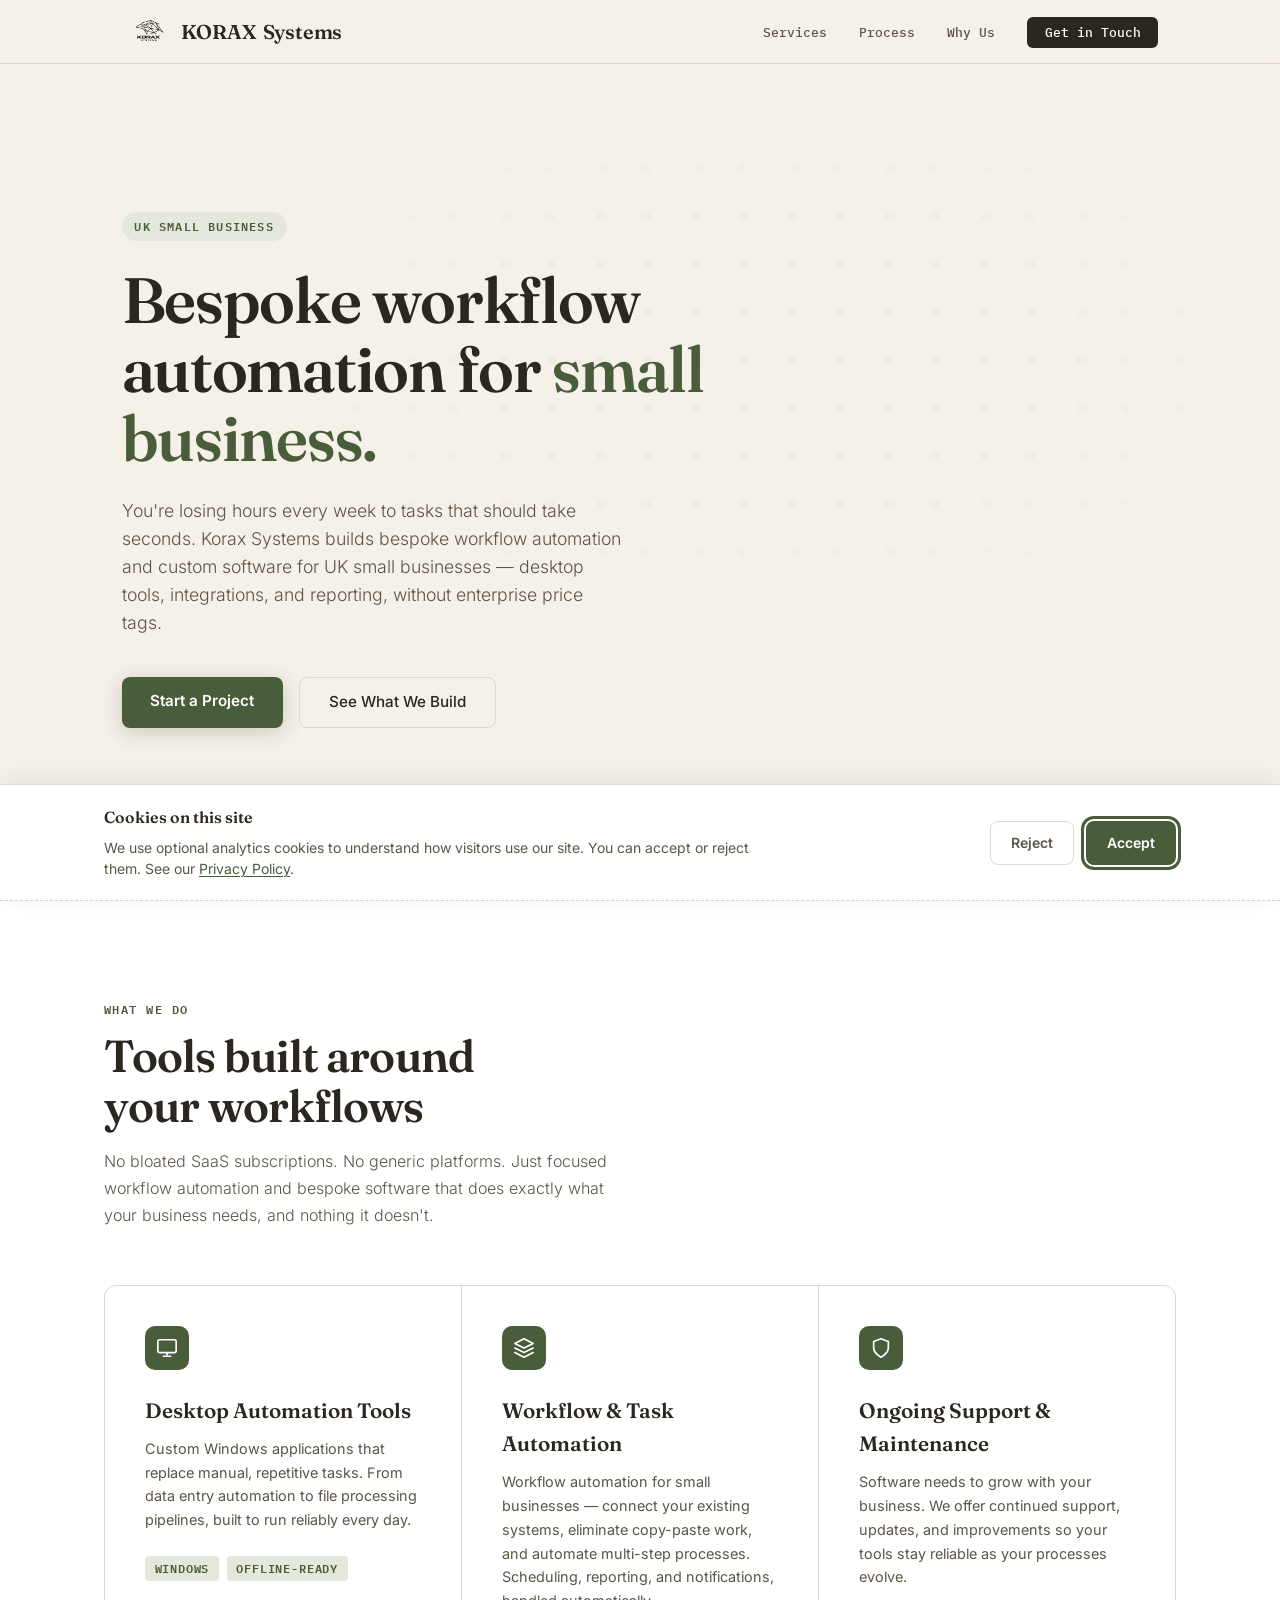
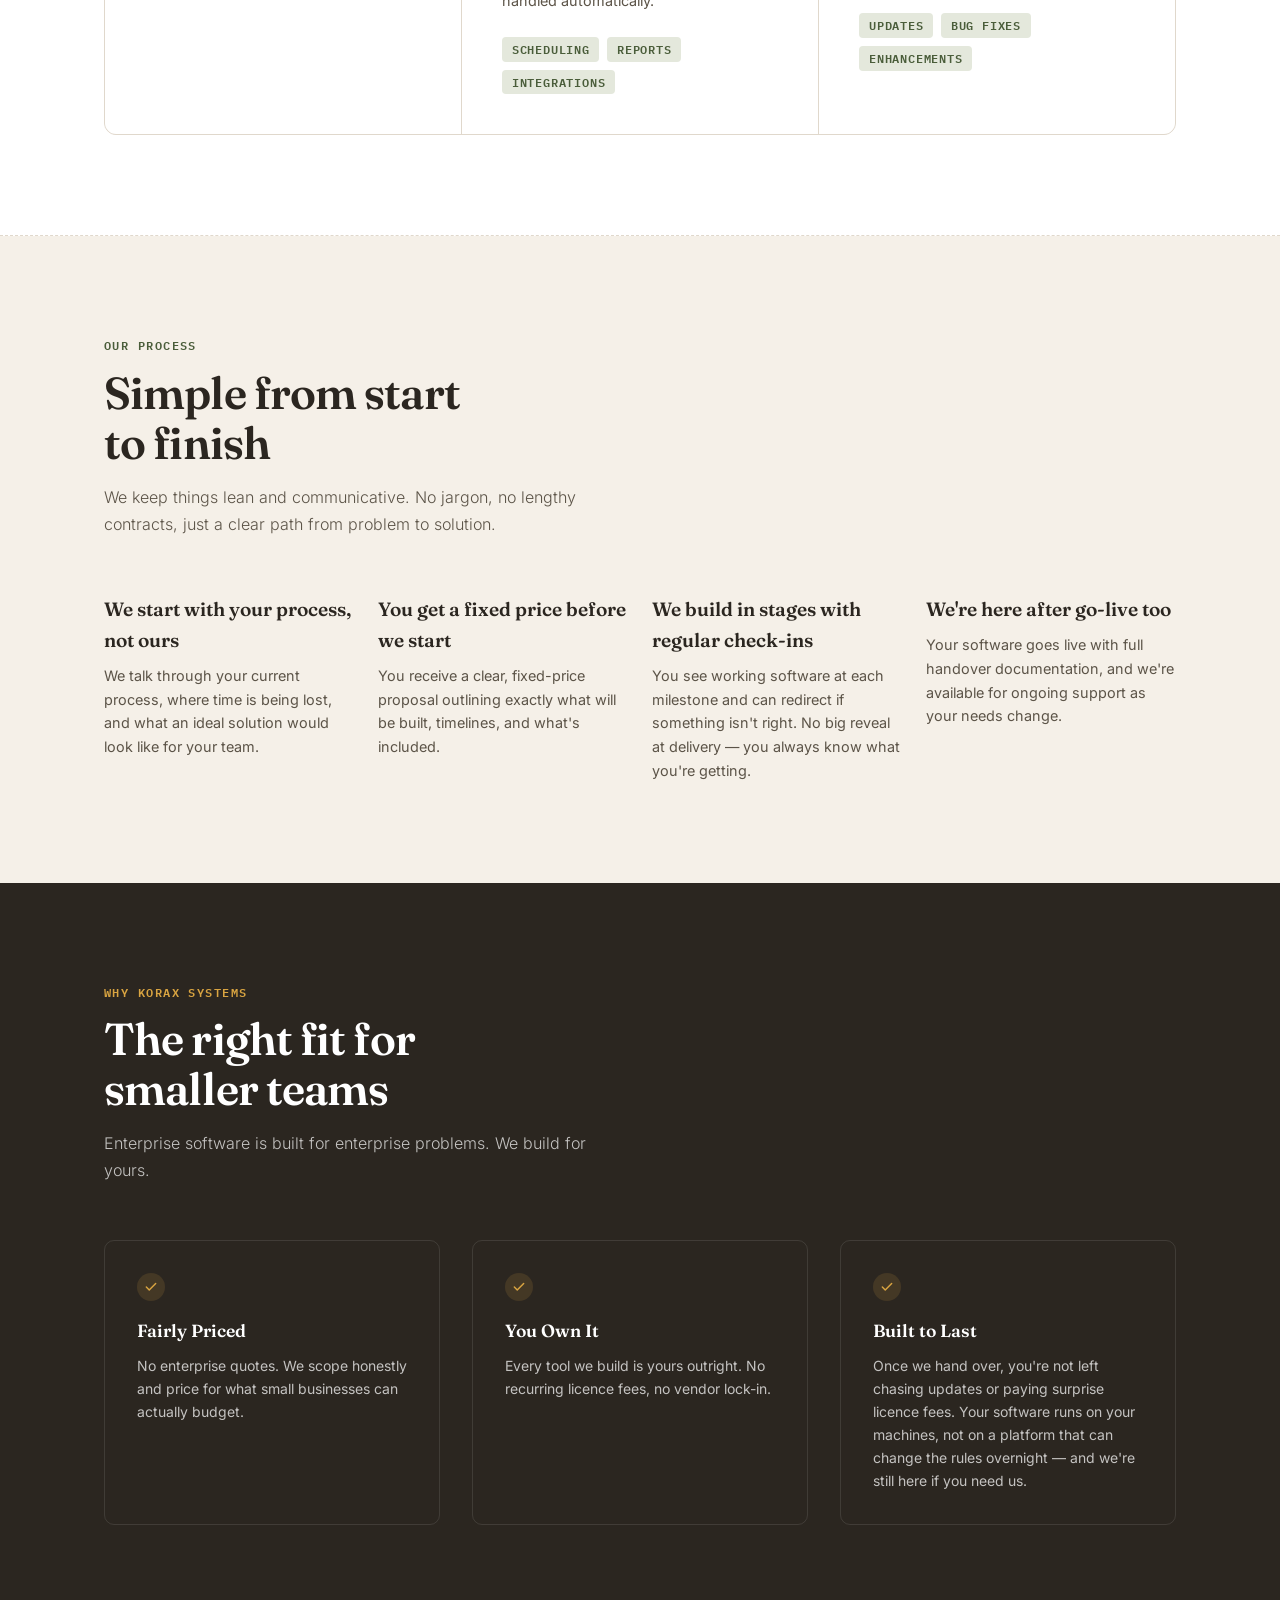
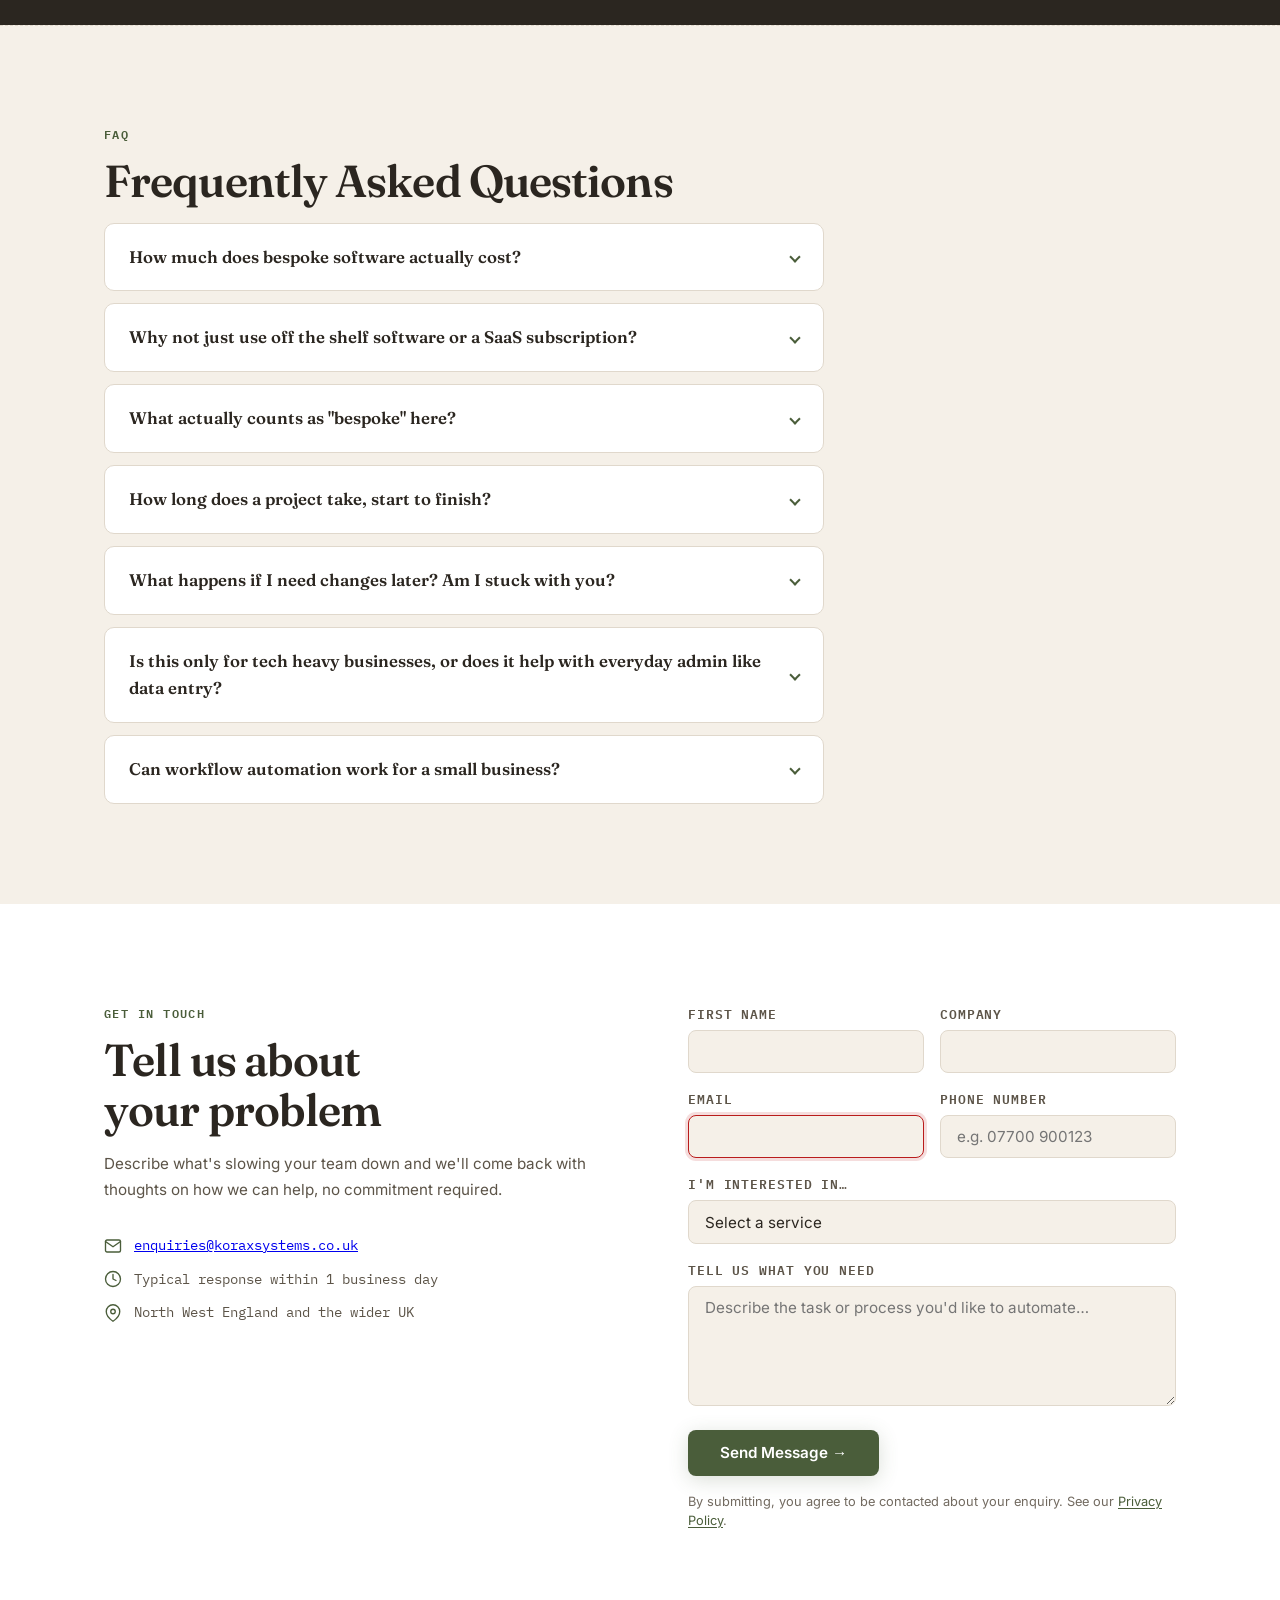
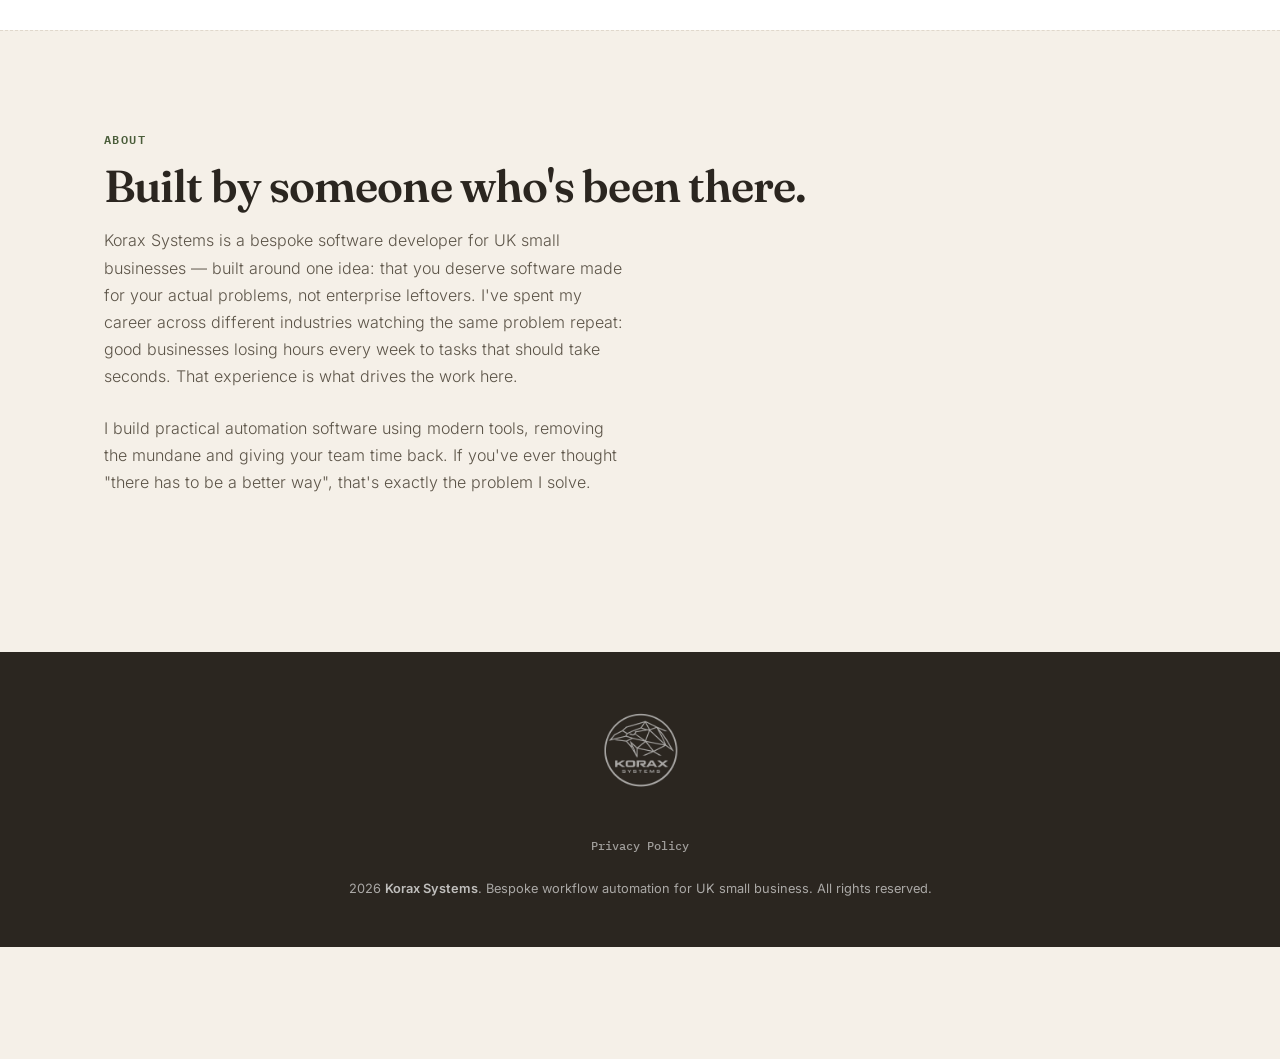
<file: index.html>
<!DOCTYPE html>
<html lang="en">
<head>
  <meta charset="UTF-8" />
  <meta name="viewport" content="width=device-width, initial-scale=1.0" />
  <title>Bespoke Workflow Automation for UK Small Business | Korax Systems</title>
  <meta name="description" content="Korax Systems builds bespoke workflow automation and custom software for UK small businesses — desktop tools, integrations, and reporting. Fixed-price, no lock-in. Get in touch today." />
  <link rel="canonical" href="https://koraxsystems.co.uk/" />
  <meta property="og:type" content="website" />
  <meta property="og:url" content="https://koraxsystems.co.uk/" />
  <meta property="og:title" content="Bespoke Workflow Automation for UK Small Business | Korax Systems" />
  <meta property="og:description" content="Korax Systems builds bespoke workflow automation and custom software for UK small businesses — desktop tools, integrations, and reporting. Fixed-price, no lock-in." />
  <meta property="og:image" content="https://koraxsystems.co.uk/assets/korax_square_black_transparent.png" />
  <meta name="twitter:card" content="summary" />
  <meta name="twitter:title" content="Bespoke Workflow Automation for UK Small Business | Korax Systems" />
  <meta name="twitter:description" content="Korax Systems builds bespoke workflow automation and custom software for UK small businesses — desktop tools, integrations, and reporting. Fixed-price, no lock-in." />
  <meta name="twitter:image" content="https://koraxsystems.co.uk/assets/korax_square_black_transparent.png" />
  <link rel="preload" href="./assets/fonts/fraunces-latin.woff2" as="font" type="font/woff2" crossorigin />
  <link rel="preload" href="./assets/fonts/inter-latin.woff2" as="font" type="font/woff2" crossorigin />
  <link rel="stylesheet" href="css/styles.css" />
  <link rel="icon" type="image/png" sizes="32x32" href="./assets/favicon-32.png">
  <link rel="icon" type="image/png" sizes="16x16" href="./assets/favicon-16.png">
  <link rel="apple-touch-icon" sizes="180x180" href="./assets/apple-touch-icon.png">
  <link rel="icon" href="./favicon.ico">
  <script type="application/ld+json">
[
  {
    "@context": "https://schema.org",
    "@type": "Organization",
    "name": "Korax Systems",
    "url": "https://koraxsystems.co.uk",
    "logo": "https://koraxsystems.co.uk/assets/korax_square_black_transparent.png",
    "email": "enquiries@koraxsystems.co.uk",
    "areaServed": "GB",
    "description": "Bespoke software developers in the UK specialising in workflow automation and desktop tools for small businesses."
  },
  {
    "@context": "https://schema.org",
    "@type": "LocalBusiness",
    "@id": "https://koraxsystems.co.uk/#localbusiness",
    "name": "Korax Systems",
    "image": "https://koraxsystems.co.uk/assets/korax_square_black_transparent.png",
    "url": "https://koraxsystems.co.uk",
    "email": "enquiries@koraxsystems.co.uk",
    "priceRange": "££",
    "description": "Bespoke workflow automation and custom software for small businesses across North West England and the wider UK.",
    "areaServed": [
      { "@type": "AdministrativeArea", "name": "Greater Manchester" },
      { "@type": "AdministrativeArea", "name": "Merseyside" },
      { "@type": "AdministrativeArea", "name": "Cheshire" },
      { "@type": "AdministrativeArea", "name": "Lancashire" },
      { "@type": "Country", "name": "United Kingdom" }
    ],
    "openingHoursSpecification": [
      {
        "@type": "OpeningHoursSpecification",
        "dayOfWeek": ["Monday", "Tuesday", "Wednesday", "Thursday", "Friday"],
        "opens": "09:00",
        "closes": "17:00"
      }
    ],
    "knowsAbout": [
      "Workflow automation",
      "Desktop automation",
      "Custom software development",
      "Business process automation"
    ]
  },
  {
    "@context": "https://schema.org",
    "@type": "ProfessionalService",
    "name": "Korax Systems",
    "url": "https://koraxsystems.co.uk",
    "areaServed": "GB",
    "priceRange": "££",
    "hasOfferCatalog": {
      "@type": "OfferCatalog",
      "name": "Korax Systems Services",
      "itemListElement": [
        {
          "@type": "Offer",
          "itemOffered": {
            "@type": "Service",
            "name": "Desktop Automation Tools",
            "description": "Custom Windows applications that replace manual, repetitive tasks, from data entry automation to file processing pipelines, built to run reliably every day.",
            "provider": {
              "@type": "Organization",
              "name": "Korax Systems",
              "url": "https://koraxsystems.co.uk"
            },
            "areaServed": "GB"
          }
        },
        {
          "@type": "Offer",
          "itemOffered": {
            "@type": "Service",
            "name": "Workflow & Task Automation",
            "description": "Connect your existing systems, eliminate copy-paste work, and automate multi-step processes including scheduling, reporting, and notifications.",
            "provider": {
              "@type": "Organization",
              "name": "Korax Systems",
              "url": "https://koraxsystems.co.uk"
            },
            "areaServed": "GB"
          }
        },
        {
          "@type": "Offer",
          "itemOffered": {
            "@type": "Service",
            "name": "Ongoing Support & Maintenance",
            "description": "Continued support, updates, and improvements so your tools stay reliable as your business processes evolve.",
            "provider": {
              "@type": "Organization",
              "name": "Korax Systems",
              "url": "https://koraxsystems.co.uk"
            },
            "areaServed": "GB"
          }
        }
      ]
    }
  },
  {
    "@context": "https://schema.org",
    "@type": "WebSite",
    "name": "Korax Systems",
    "url": "https://koraxsystems.co.uk"
  },
  {
    "@context": "https://schema.org",
    "@type": "WebPage",
    "name": "Bespoke Workflow Automation for UK Small Business | Korax Systems",
    "url": "https://koraxsystems.co.uk/",
    "mainEntity": {
      "@type": "Organization",
      "name": "Korax Systems",
      "url": "https://koraxsystems.co.uk"
    }
  }
]
  </script>
  <script type="application/ld+json">
{
  "@context": "https://schema.org",
  "@type": "FAQPage",
  "mainEntity": [
    {
      "@type": "Question",
      "name": "How much does bespoke software actually cost?",
      "acceptedAnswer": {
        "@type": "Answer",
        "text": "Most projects start from £1,200, and we agree a fixed price before any work begins, so you won't get hit with surprise bills further down the line."
      }
    },
    {
      "@type": "Question",
      "name": "Why not just use off the shelf software or a SaaS subscription?",
      "acceptedAnswer": {
        "@type": "Answer",
        "text": "Off the shelf tools make your business bend to fit their process. We build the other way round, so the software fits how you already work."
      }
    },
    {
      "@type": "Question",
      "name": "What actually counts as \"bespoke\" here?",
      "acceptedAnswer": {
        "@type": "Answer",
        "text": "It means software built around your specific processes, rather than a generic template or plugin with your logo stuck on it."
      }
    },
    {
      "@type": "Question",
      "name": "How long does a project take, start to finish?",
      "acceptedAnswer": {
        "@type": "Answer",
        "text": "A simple project usually takes 2 to 4 weeks, and larger ones run 3 to 4 months depending on scope. We work in stages so you're seeing working software early on, not waiting months for a big reveal."
      }
    },
    {
      "@type": "Question",
      "name": "What happens if I need changes later? Am I stuck with you?",
      "acceptedAnswer": {
        "@type": "Answer",
        "text": "No. You own the software outright, and any support or maintenance afterwards is entirely optional, never a condition of the deal."
      }
    },
    {
      "@type": "Question",
      "name": "Is this only for tech heavy businesses, or does it help with everyday admin like data entry?",
      "acceptedAnswer": {
        "@type": "Answer",
        "text": "Most of our work is exactly that: taking the repetitive admin that's eating up your team's time and automating it away."
      }
    },
    {
      "@type": "Question",
      "name": "Can workflow automation work for a small business?",
      "acceptedAnswer": {
        "@type": "Answer",
        "text": "Yes — most of our projects are for small UK businesses with a handful of staff. We scope workflow automation around the tasks that actually cost you time, like reporting, data entry, and handoffs between systems, and agree a fixed price before any work starts."
      }
    }
  ]
}
  </script>
</head>
<body>

<!-- NAV -->
<nav>
  <div class="container">
    <a class="nav-logo" href="/">
      <picture>
        <source srcset="./assets/korax_square_black_transparent.webp" type="image/webp">
        <img src="./assets/korax_square_black_transparent.png" alt="Korax Systems logo" width="1536" height="1024" class="nav-logo-img" fetchpriority="high" />
      </picture>
      <span class="nav-logo-brand">Korax</span> Systems
    </a>
    <button class="nav-toggle" aria-label="Toggle menu" aria-expanded="false">
      <span></span>
      <span></span>
      <span></span>
    </button>
    <ul class="nav-links" aria-hidden="true">
    <li><a href="#services">Services</a></li>
    <li><a href="#how">Process</a></li>
    <li><a href="#why">Why Us</a></li>
    <li><a href="#contact" class="nav-cta">Get in Touch</a></li>
  </ul>
  </div>
</nav>

<!-- HERO -->
<section class="hero">
  <div class="hero-grid"></div>
  <div class="container">
  <div class="hero-inner">
    <div class="hero-label">UK Small Business</div>
    <h1>Bespoke workflow automation for <em>small business.</em></h1>
    <p class="hero-sub">You're losing hours every week to tasks that should take seconds. Korax Systems builds bespoke workflow automation and custom software for UK small businesses — desktop tools, integrations, and reporting, without enterprise price tags.</p>
    <div class="hero-actions">
      <a href="#contact" class="btn-primary">Start a Project</a>
      <a href="#services" class="btn-ghost">See What We Build</a>
    </div>
  </div>
  </div>
</section>

<!-- SERVICES -->
<section class="services section-divider-top" id="services">
  <div class="container">
  <div class="reveal">
    <div class="section-label">What We Do</div>
    <h2>Tools built around<br/>your workflows</h2>
    <p class="section-sub">No bloated SaaS subscriptions. No generic platforms. Just focused workflow automation and bespoke software that does exactly what your business needs, and nothing it doesn't.</p>
  </div>
  <div class="services-grid reveal">
    <div class="service-card">
      <div class="service-icon">
        <svg viewBox="0 0 24 24"><rect x="2" y="3" width="20" height="14" rx="2"/><path d="M8 21h8M12 17v4"/></svg>
      </div>
      <h3>Desktop Automation Tools</h3>
      <p>Custom Windows applications that replace manual, repetitive tasks. From data entry automation to file processing pipelines, built to run reliably every day.</p>
      <div class="tag-row">
        <span class="tag">Windows</span>
        <span class="tag">Offline-ready</span>
      </div>
    </div>
    <div class="service-card">
      <div class="service-icon">
        <svg viewBox="0 0 24 24"><path d="M12 2L2 7l10 5 10-5-10-5z"/><path d="M2 17l10 5 10-5"/><path d="M2 12l10 5 10-5"/></svg>
      </div>
      <h3>Workflow & Task Automation</h3>
      <p>Workflow automation for small businesses — connect your existing systems, eliminate copy-paste work, and automate multi-step processes. Scheduling, reporting, and notifications, handled automatically.</p>
      <div class="tag-row">
        <span class="tag">Scheduling</span>
        <span class="tag">Reports</span>
        <span class="tag">Integrations</span>
      </div>
    </div>
    <div class="service-card">
      <div class="service-icon">
        <svg viewBox="0 0 24 24"><path d="M12 22s8-4 8-10V5l-8-3-8 3v7c0 6 8 10 8 10z"/></svg>
      </div>
      <h3>Ongoing Support & Maintenance</h3>
      <p>Software needs to grow with your business. We offer continued support, updates, and improvements so your tools stay reliable as your processes evolve.</p>
      <div class="tag-row">
        <span class="tag">Updates</span>
        <span class="tag">Bug fixes</span>
        <span class="tag">Enhancements</span>
      </div>
    </div>
  </div>
  </div>
</section>

<!-- HOW IT WORKS -->
<section class="how" id="how">
  <div class="container">
  <div class="reveal">
    <div class="section-label">Our Process</div>
    <h2>Simple from start<br/>to finish</h2>
    <p class="section-sub">We keep things lean and communicative. No jargon, no lengthy contracts, just a clear path from problem to solution.</p>
  </div>
  <div class="steps reveal">
    <div class="step">
      <div class="step-node" aria-hidden="true"></div>
      <h3>We start with your process, not ours</h3>
      <p>We talk through your current process, where time is being lost, and what an ideal solution would look like for your team.</p>
    </div>
    <div class="step">
      <div class="step-node" aria-hidden="true"></div>
      <h3>You get a fixed price before we start</h3>
      <p>You receive a clear, fixed-price proposal outlining exactly what will be built, timelines, and what's included.</p>
    </div>
    <div class="step">
      <div class="step-node" aria-hidden="true"></div>
      <h3>We build in stages with regular check-ins</h3>
      <p>You see working software at each milestone and can redirect if something isn't right. No big reveal at delivery — you always know what you're getting.</p>
    </div>
    <div class="step">
      <div class="step-node" aria-hidden="true"></div>
      <h3>We're here after go-live too</h3>
      <p>Your software goes live with full handover documentation, and we're available for ongoing support as your needs change.</p>
    </div>
  </div>
  </div>
</section>

<!-- WHY -->
<section class="why" id="why">
  <div class="container">
  <div class="reveal">
    <div class="section-label">Why Korax Systems</div>
    <h2>The right fit for<br/>smaller teams</h2>
    <p class="section-sub">Enterprise software is built for enterprise problems. We build for yours.</p>
  </div>
  <div class="why-grid reveal">
    <div class="why-item">
      <div class="check"><svg viewBox="0 0 24 24"><polyline points="20 6 9 17 4 12"/></svg></div>
      <h3>Fairly Priced</h3>
      <p>No enterprise quotes. We scope honestly and price for what small businesses can actually budget.</p>
    </div>
    <div class="why-item">
      <div class="check"><svg viewBox="0 0 24 24"><polyline points="20 6 9 17 4 12"/></svg></div>
      <h3>You Own It</h3>
      <p>Every tool we build is yours outright. No recurring licence fees, no vendor lock-in.</p>
    </div>
    <div class="why-item">
      <div class="check"><svg viewBox="0 0 24 24"><polyline points="20 6 9 17 4 12"/></svg></div>
      <h3>Built to Last</h3>
      <p>Once we hand over, you're not left chasing updates or paying surprise licence fees. Your software runs on your machines, not on a platform that can change the rules overnight — and we're still here if you need us.</p>
    </div>
  </div>
  </div>
</section>

<!-- FAQ -->
<section class="faq section-divider-top" id="faq">
  <div class="container">
    <div class="reveal">
      <div class="section-label">FAQ</div>
      <h2>Frequently Asked Questions</h2>
    </div>
    <div class="faq-list">
      <details class="faq-item reveal">
        <summary>How much does bespoke software actually cost?</summary>
        <p>Most projects start from £1,200, and we agree a fixed price before any work begins, so you won't get hit with surprise bills further down the line.</p>
      </details>
      <details class="faq-item reveal">
        <summary>Why not just use off the shelf software or a SaaS subscription?</summary>
        <p>Off the shelf tools make your business bend to fit their process. We build the other way round, so the software fits how you already work.</p>
      </details>
      <details class="faq-item reveal">
        <summary>What actually counts as "bespoke" here?</summary>
        <p>It means software built around your specific processes, rather than a generic template or plugin with your logo stuck on it.</p>
      </details>
      <details class="faq-item reveal">
        <summary>How long does a project take, start to finish?</summary>
        <p>A simple project usually takes 2 to 4 weeks, and larger ones run 3 to 4 months depending on scope. We work in stages so you're seeing working software early on, not waiting months for a big reveal.</p>
      </details>
      <details class="faq-item reveal">
        <summary>What happens if I need changes later? Am I stuck with you?</summary>
        <p>No. You own the software outright, and any support or maintenance afterwards is entirely optional, never a condition of the deal.</p>
      </details>
      <details class="faq-item reveal">
        <summary>Is this only for tech heavy businesses, or does it help with everyday admin like data entry?</summary>
        <p>Most of our work is exactly that: taking the repetitive admin that's eating up your team's time and automating it away.</p>
      </details>
      <details class="faq-item reveal">
        <summary>Can workflow automation work for a small business?</summary>
        <p>Yes — most of our projects are for small UK businesses with a handful of staff. We scope workflow automation around the tasks that actually cost you time, like reporting, data entry, and handoffs between systems, and agree a fixed price before any work starts.</p>
      </details>
    </div>
  </div>
</section>

<!-- CONTACT -->
<section class="contact" id="contact">
  <div class="container">
  <div class="contact-inner">
    <div>
      <div class="section-label reveal">Get in Touch</div>
      <h2 class="reveal">Tell us about<br/>your problem</h2>
      <div class="contact-info reveal">
        <p>Describe what's slowing your team down and we'll come back with thoughts on how we can help, no commitment required.</p>
        <div class="info-row">
          <svg viewBox="0 0 24 24"><path d="M4 4h16c1.1 0 2 .9 2 2v12c0 1.1-.9 2-2 2H4c-1.1 0-2-.9-2-2V6c0-1.1.9-2 2-2z"/><polyline points="22,6 12,13 2,6"/></svg>
          <a href="mailto:enquiries@koraxsystems.co.uk">enquiries@koraxsystems.co.uk</a>
        </div>
        <div class="info-row">
          <svg viewBox="0 0 24 24"><circle cx="12" cy="12" r="10"/><polyline points="12 6 12 12 16 14"/></svg>
          Typical response within 1 business day
        </div>
        <div class="info-row">
          <svg viewBox="0 0 24 24"><path d="M21 10c0 7-9 13-9 13s-9-6-9-13a9 9 0 0 1 18 0z"/><circle cx="12" cy="10" r="3"/></svg>
          North West England and the wider UK
        </div>
      </div>
    </div>
    <form class="contact-form reveal" id="contact-form" action="https://formspree.io/f/xdawepge" method="POST">
      <div class="form-row">
        <div>
          <label for="fname">First Name <span class="sr-only">(required)</span></label>
          <input type="text" id="fname" name="fname" placeholder="" required />
        </div>
        <div>
          <label for="company">Company</label>
          <input type="text" id="company" name="company" placeholder="" />
        </div>
      </div>
      <div class="form-row">
        <div>
          <label for="email">Email <span class="sr-only">(required)</span></label>
          <input type="email" id="email" name="email" required />
        </div>
        <div>
          <label for="phone">Phone Number <span class="sr-only">(required)</span></label>
          <input type="tel" id="phone" name="phone" placeholder="e.g. 07700 900123" pattern="[\d\s\+\-\(\)]{7,20}" title="Please enter a valid UK phone number" required />
        </div>
      </div>
      <div>
        <label for="service">I'm interested in…</label>
        <select id="service" name="service">
          <option value="">Select a service</option>
          <option value="Desktop Automation Tool">Desktop Automation Tool</option>
          <option value="Workflow / Task Automation">Workflow / Task Automation</option>
          <option value="Ongoing Support & Maintenance">Ongoing Support & Maintenance</option>
          <option value="Not sure yet, let's talk">Not sure yet, let's talk</option>
        </select>
      </div>
      <div>
        <label for="message">Tell us what you need <span class="sr-only">(required)</span></label>
        <textarea id="message" name="message" placeholder="Describe the task or process you'd like to automate…" required></textarea>
      </div>
      <button type="submit" class="submit-btn">Send Message →</button>
      <p class="form-privacy-notice">By submitting, you agree to be contacted about your enquiry. See our <a href="privacy-policy.html">Privacy Policy</a>.</p>
    </form>
  </div>
  </div>
</section>

<!-- ABOUT -->
<section class="about section-divider-top" id="about">
  <div class="container">
    <p class="section-label reveal">About</p>
    <h2 class="reveal">Built by someone who's been there.</h2>
    <p class="section-sub reveal">Korax Systems is a bespoke software developer for UK small businesses — built around one idea: that you deserve software made for your actual problems, not enterprise leftovers. I've spent my career across different industries watching the same problem repeat: good businesses losing hours every week to tasks that should take seconds. That experience is what drives the work here.</p>
    <p class="section-sub reveal">I build practical automation software using modern tools, removing the mundane and giving your team time back. If you've ever thought "there has to be a better way", that's exactly the problem I solve.</p>
  </div>
</section>

<!-- FOOTER -->
<footer>
  <div class="footer-inner">
    <picture>
      <source srcset="./assets/korax_circle_transparent_white.webp" type="image/webp">
      <img src="./assets/korax_circle_transparent_white.png" alt="Korax Systems logo" width="1024" height="1024" class="footer-logo" />
    </picture>
    <nav class="footer-links" aria-label="Legal">
      <a href="privacy-policy.html">Privacy Policy</a>
    </nav>
    <p><span class="footer-year">2026</span> <strong>Korax Systems</strong>. Bespoke workflow automation for UK small business. All rights reserved.</p>
  </div>
</footer>

<script src="js/main.js" defer></script>
</body>
</html>
</file>
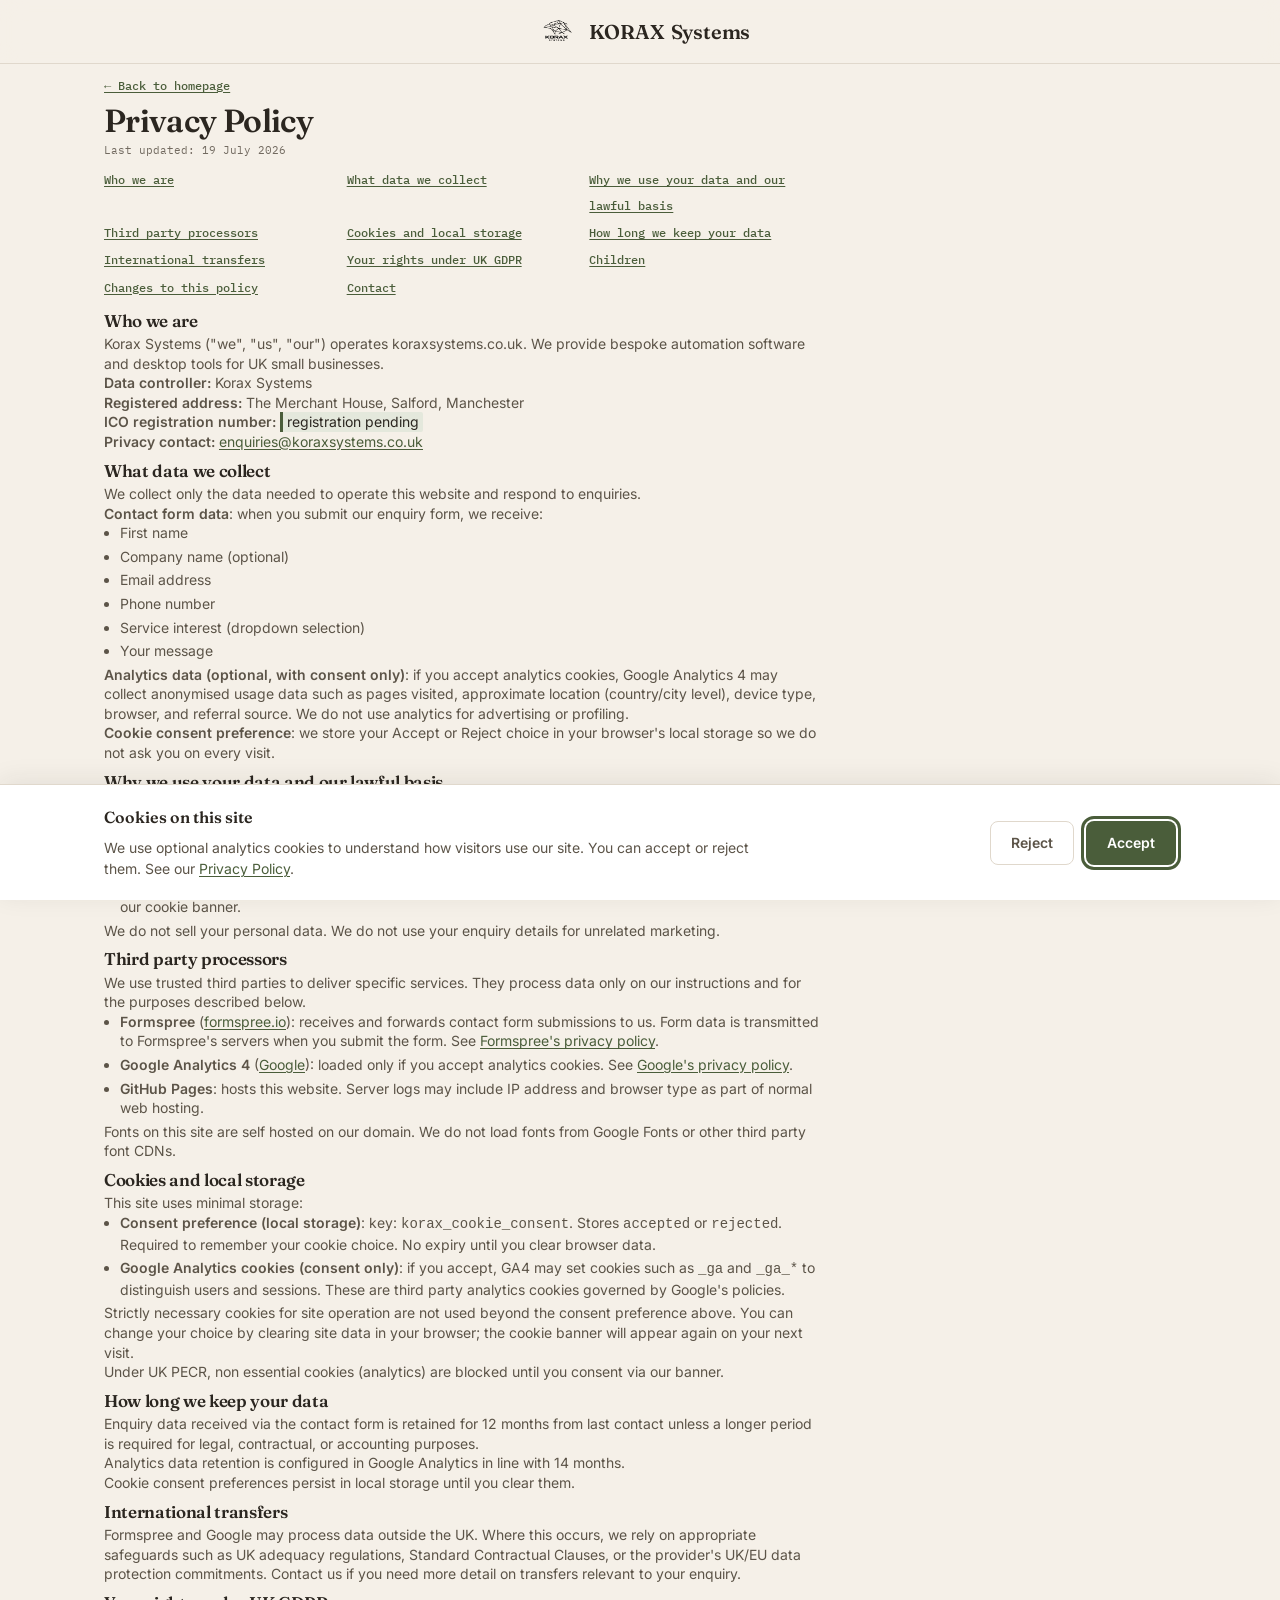
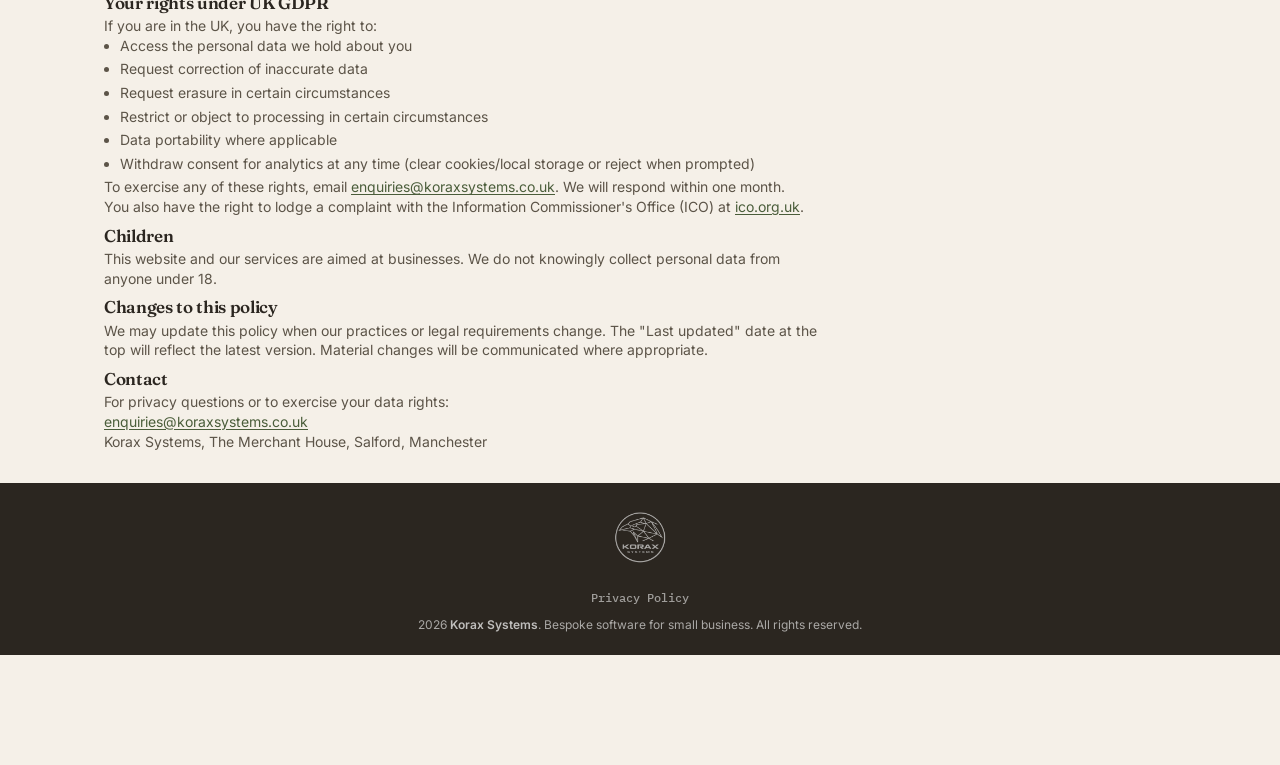
<file: privacy-policy.html>
<!DOCTYPE html>
<html lang="en">
<head>
  <meta charset="UTF-8" />
  <meta name="viewport" content="width=device-width, initial-scale=1.0" />
  <title>Privacy Policy | Korax Systems</title>
  <meta name="description" content="How Korax Systems collects, uses, and protects your personal data when you visit koraxsystems.co.uk or submit an enquiry. UK GDPR and PECR compliant." />
  <link rel="canonical" href="https://koraxsystems.co.uk/privacy-policy.html" />
  <meta property="og:type" content="website" />
  <meta property="og:url" content="https://koraxsystems.co.uk/privacy-policy.html" />
  <meta property="og:title" content="Privacy Policy | Korax Systems" />
  <meta property="og:description" content="How Korax Systems collects, uses, and protects your personal data when you visit koraxsystems.co.uk or submit an enquiry." />
  <meta property="og:image" content="https://koraxsystems.co.uk/assets/korax_square_black_transparent.png" />
  <meta name="twitter:card" content="summary" />
  <meta name="twitter:title" content="Privacy Policy | Korax Systems" />
  <meta name="twitter:description" content="How Korax Systems collects, uses, and protects your personal data when you visit koraxsystems.co.uk or submit an enquiry." />
  <meta name="twitter:image" content="https://koraxsystems.co.uk/assets/korax_square_black_transparent.png" />
  <link rel="preload" href="./assets/fonts/fraunces-latin.woff2" as="font" type="font/woff2" crossorigin />
  <link rel="preload" href="./assets/fonts/inter-latin.woff2" as="font" type="font/woff2" crossorigin />
  <link rel="stylesheet" href="css/styles.css" />
  <link rel="icon" type="image/png" sizes="32x32" href="./assets/favicon-32.png">
  <link rel="icon" type="image/png" sizes="16x16" href="./assets/favicon-16.png">
  <link rel="apple-touch-icon" sizes="180x180" href="./assets/apple-touch-icon.png">
  <link rel="icon" href="./favicon.ico">
</head>
<body class="legal-doc">

<nav>
  <div class="container">
    <a class="nav-logo" href="/">
      <picture>
        <source srcset="./assets/korax_square_black_transparent.webp" type="image/webp">
        <img src="./assets/korax_square_black_transparent.png" alt="Korax Systems logo" width="1536" height="1024" class="nav-logo-img" fetchpriority="high" />
      </picture>
      <span class="nav-logo-brand">Korax</span> Systems
    </a>
  </div>
</nav>

<main class="legal-page">
  <div class="container">
    <p class="legal-back-wrap"><a class="legal-back" href="/">← Back to homepage</a></p>
    <h1>Privacy Policy</h1>
    <p class="legal-updated">Last updated: 19 July 2026</p>

    <nav class="legal-toc" aria-label="Privacy policy sections">
      <ul>
        <li><a href="#who-we-are">Who we are</a></li>
        <li><a href="#what-data-we-collect">What data we collect</a></li>
        <li><a href="#why-we-use-your-data-and-our-lawful-basis">Why we use your data and our lawful basis</a></li>
        <li><a href="#third-party-processors">Third party processors</a></li>
        <li><a href="#cookies-and-local-storage">Cookies and local storage</a></li>
        <li><a href="#how-long-we-keep-your-data">How long we keep your data</a></li>
        <li><a href="#international-transfers">International transfers</a></li>
        <li><a href="#your-rights-under-uk-gdpr">Your rights under UK GDPR</a></li>
        <li><a href="#children">Children</a></li>
        <li><a href="#changes-to-this-policy">Changes to this policy</a></li>
        <li><a href="#contact">Contact</a></li>
      </ul>
    </nav>

    <section class="legal-section">
      <h2 id="who-we-are">Who we are</h2>
      <p>Korax Systems ("we", "us", "our") operates koraxsystems.co.uk. We provide bespoke automation software and desktop tools for UK small businesses.</p>
      <p><strong>Data controller:</strong> Korax Systems<br />
      <strong>Registered address:</strong> The Merchant House, Salford, Manchester<br />
      <strong>ICO registration number:</strong> <mark class="legal-placeholder">registration pending</mark><br />
      <strong>Privacy contact:</strong> <a href="mailto:enquiries@koraxsystems.co.uk">enquiries@koraxsystems.co.uk</a></p>
    </section>

    <section class="legal-section">
      <h2 id="what-data-we-collect">What data we collect</h2>
      <p>We collect only the data needed to operate this website and respond to enquiries.</p>
      <p><strong>Contact form data</strong>: when you submit our enquiry form, we receive:</p>
      <ul>
        <li>First name</li>
        <li>Company name (optional)</li>
        <li>Email address</li>
        <li>Phone number</li>
        <li>Service interest (dropdown selection)</li>
        <li>Your message</li>
      </ul>
      <p><strong>Analytics data (optional, with consent only)</strong>: if you accept analytics cookies, Google Analytics 4 may collect anonymised usage data such as pages visited, approximate location (country/city level), device type, browser, and referral source. We do not use analytics for advertising or profiling.</p>
      <p><strong>Cookie consent preference</strong>: we store your Accept or Reject choice in your browser's local storage so we do not ask you on every visit.</p>
    </section>

    <section class="legal-section">
      <h2 id="why-we-use-your-data-and-our-lawful-basis">Why we use your data and our lawful basis</h2>
      <p>Under UK GDPR, we rely on the following lawful bases:</p>
      <ul>
        <li><strong>Legitimate interests (Article 6(1)(f))</strong>: to respond to your enquiry, assess how we can help, and follow up about your project. This is not marketing consent; we contact you only in connection with the enquiry you submitted.</li>
        <li><strong>Consent (Article 6(1)(a))</strong>: for optional analytics cookies. Analytics does not run unless you click Accept on our cookie banner.</li>
      </ul>
      <p>We do not sell your personal data. We do not use your enquiry details for unrelated marketing.</p>
    </section>

    <section class="legal-section">
      <h2 id="third-party-processors">Third party processors</h2>
      <p>We use trusted third parties to deliver specific services. They process data only on our instructions and for the purposes described below.</p>
      <ul>
        <li><strong>Formspree</strong> (<a href="https://formspree.io" rel="noopener noreferrer">formspree.io</a>): receives and forwards contact form submissions to us. Form data is transmitted to Formspree's servers when you submit the form. See <a href="https://formspree.io/legal/privacy-policy/" rel="noopener noreferrer">Formspree's privacy policy</a>.</li>
        <li><strong>Google Analytics 4</strong> (<a href="https://analytics.google.com" rel="noopener noreferrer">Google</a>): loaded only if you accept analytics cookies. See <a href="https://policies.google.com/privacy" rel="noopener noreferrer">Google's privacy policy</a>.</li>
        <li><strong>GitHub Pages</strong>: hosts this website. Server logs may include IP address and browser type as part of normal web hosting.</li>
      </ul>
      <p>Fonts on this site are self hosted on our domain. We do not load fonts from Google Fonts or other third party font CDNs.</p>
    </section>

    <section class="legal-section">
      <h2 id="cookies-and-local-storage">Cookies and local storage</h2>
      <p>This site uses minimal storage:</p>
      <ul>
        <li><strong>Consent preference (local storage)</strong>: key: <code>korax_cookie_consent</code>. Stores <code>accepted</code> or <code>rejected</code>. Required to remember your cookie choice. No expiry until you clear browser data.</li>
        <li><strong>Google Analytics cookies (consent only)</strong>: if you accept, GA4 may set cookies such as <code>_ga</code> and <code>_ga_*</code> to distinguish users and sessions. These are third party analytics cookies governed by Google's policies.</li>
      </ul>
      <p>Strictly necessary cookies for site operation are not used beyond the consent preference above. You can change your choice by clearing site data in your browser; the cookie banner will appear again on your next visit.</p>
      <p>Under UK PECR, non essential cookies (analytics) are blocked until you consent via our banner.</p>
    </section>

    <section class="legal-section">
      <h2 id="how-long-we-keep-your-data">How long we keep your data</h2>
      <p>Enquiry data received via the contact form is retained for 12 months from last contact unless a longer period is required for legal, contractual, or accounting purposes.</p>
      <p>Analytics data retention is configured in Google Analytics in line with 14 months.</p>
      <p>Cookie consent preferences persist in local storage until you clear them.</p>
    </section>

    <section class="legal-section">
      <h2 id="international-transfers">International transfers</h2>
      <p>Formspree and Google may process data outside the UK. Where this occurs, we rely on appropriate safeguards such as UK adequacy regulations, Standard Contractual Clauses, or the provider's UK/EU data protection commitments. Contact us if you need more detail on transfers relevant to your enquiry.</p>
    </section>

    <section class="legal-section">
      <h2 id="your-rights-under-uk-gdpr">Your rights under UK GDPR</h2>
      <p>If you are in the UK, you have the right to:</p>
      <ul>
        <li>Access the personal data we hold about you</li>
        <li>Request correction of inaccurate data</li>
        <li>Request erasure in certain circumstances</li>
        <li>Restrict or object to processing in certain circumstances</li>
        <li>Data portability where applicable</li>
        <li>Withdraw consent for analytics at any time (clear cookies/local storage or reject when prompted)</li>
      </ul>
      <p>To exercise any of these rights, email <a href="mailto:enquiries@koraxsystems.co.uk">enquiries@koraxsystems.co.uk</a>. We will respond within one month.</p>
      <p>You also have the right to lodge a complaint with the Information Commissioner's Office (ICO) at <a href="https://ico.org.uk" rel="noopener noreferrer">ico.org.uk</a>.</p>
    </section>

    <section class="legal-section">
      <h2 id="children">Children</h2>
      <p>This website and our services are aimed at businesses. We do not knowingly collect personal data from anyone under 18.</p>
    </section>

    <section class="legal-section">
      <h2 id="changes-to-this-policy">Changes to this policy</h2>
      <p>We may update this policy when our practices or legal requirements change. The "Last updated" date at the top will reflect the latest version. Material changes will be communicated where appropriate.</p>
    </section>

    <section class="legal-section">
      <h2 id="contact">Contact</h2>
      <p>For privacy questions or to exercise your data rights:</p>
      <p><a href="mailto:enquiries@koraxsystems.co.uk">enquiries@koraxsystems.co.uk</a><br />
      Korax Systems, The Merchant House, Salford, Manchester</p>
    </section>
  </div>
</main>

<footer>
  <div class="footer-inner">
    <picture>
      <source srcset="./assets/korax_circle_transparent_white.webp" type="image/webp">
      <img src="./assets/korax_circle_transparent_white.png" alt="Korax Systems logo" width="1024" height="1024" class="footer-logo" />
    </picture>
    <nav class="footer-links" aria-label="Legal">
      <a href="privacy-policy.html" aria-current="page">Privacy Policy</a>
    </nav>
    <p><span class="footer-year">2026</span> <strong>Korax Systems</strong>. Bespoke software for small business. All rights reserved.</p>
  </div>
</footer>

<script src="js/main.js" defer></script>
</body>
</html>
</file>
<file: css/styles.css>
@font-face {
      font-family: 'Fraunces';
      font-style: normal;
      font-weight: 500 600;
      font-display: swap;
      src: url('../assets/fonts/fraunces-latin.woff2') format('woff2');
      unicode-range: U+0000-00FF, U+0131, U+0152-0153, U+02BB-02BC, U+02C6, U+02DA, U+02DC, U+0304, U+0308, U+0329, U+2000-206F, U+20AC, U+2122, U+2191, U+2193, U+2212, U+2215, U+FEFF, U+FFFD;
    }

    @font-face {
      font-family: 'IBM Plex Mono';
      font-style: normal;
      font-weight: 400;
      font-display: swap;
      src: url('../assets/fonts/ibm-plex-mono-400-latin.woff2') format('woff2');
      unicode-range: U+0000-00FF, U+0131, U+0152-0153, U+02BB-02BC, U+02C6, U+02DA, U+02DC, U+0304, U+0308, U+0329, U+2000-206F, U+20AC, U+2122, U+2191, U+2193, U+2212, U+2215, U+FEFF, U+FFFD;
    }

    @font-face {
      font-family: 'IBM Plex Mono';
      font-style: normal;
      font-weight: 500;
      font-display: swap;
      src: url('../assets/fonts/ibm-plex-mono-500-latin.woff2') format('woff2');
      unicode-range: U+0000-00FF, U+0131, U+0152-0153, U+02BB-02BC, U+02C6, U+02DA, U+02DC, U+0304, U+0308, U+0329, U+2000-206F, U+20AC, U+2122, U+2191, U+2193, U+2212, U+2215, U+FEFF, U+FFFD;
    }

    @font-face {
      font-family: 'IBM Plex Mono';
      font-style: normal;
      font-weight: 600;
      font-display: swap;
      src: url('../assets/fonts/ibm-plex-mono-600-latin.woff2') format('woff2');
      unicode-range: U+0000-00FF, U+0131, U+0152-0153, U+02BB-02BC, U+02C6, U+02DA, U+02DC, U+0304, U+0308, U+0329, U+2000-206F, U+20AC, U+2122, U+2191, U+2193, U+2212, U+2215, U+FEFF, U+FFFD;
    }

    @font-face {
      font-family: 'Inter';
      font-style: normal;
      font-weight: 300 600;
      font-display: swap;
      src: url('../assets/fonts/inter-latin.woff2') format('woff2');
      unicode-range: U+0000-00FF, U+0131, U+0152-0153, U+02BB-02BC, U+02C6, U+02DA, U+02DC, U+0304, U+0308, U+0329, U+2000-206F, U+20AC, U+2122, U+2191, U+2193, U+2212, U+2215, U+FEFF, U+FFFD;
    }

    *, *::before, *::after { box-sizing: border-box; margin: 0; padding: 0; }

    :root {
      --ink: #2B2620;
      --ink-mid: #5C5448;
      --ink-light: #726A60;
      --bg: #F5F0E8;
      --bg-alt: #FFFFFF;
      --accent: #4A5D3A;
      --accent-soft: #E4E8DC;
      --highlight: #D9A441;
      --rule: #E0D8CC;
      --serif: 'Fraunces', serif;
      --sans: 'Inter', sans-serif;
      --mono: 'IBM Plex Mono', monospace;
    }

    html { scroll-behavior: smooth; }

    .container {
      max-width: 1200px;
      margin: 0 auto;
      width: 100%;
      padding: 0 5%;
    }

    body {
      font-family: var(--sans);
      background: var(--bg);
      color: var(--ink);
      font-size: 16px;
      line-height: 1.6;
      -webkit-font-smoothing: antialiased;
    }

    /* ── NAV ── */
    body > nav {
      position: fixed;
      top: 0; left: 0; right: 0;
      z-index: 100;
      padding: 0 5%;
      height: 64px;
      background: rgba(245, 240, 232, 0.88);
      backdrop-filter: blur(12px);
      border-bottom: 1px solid var(--rule);
    }
    body > nav .container {
      display: flex;
      align-items: center;
      justify-content: space-between;
      height: 100%;
    }
    .nav-logo .nav-logo-brand { text-transform: uppercase; }
    .nav-logo {
      display: flex;
      align-items: center;
      gap: 6px;
      font-family: var(--serif);
      font-weight: 600;
      font-size: 1.25rem;
      color: var(--ink);
      text-decoration: none;
      letter-spacing: -0.01em;
    }
    .nav-logo-img {
      height: 53px;
      width: 53px;
      object-fit: contain;
      display: block;
    }
    .nav-links { display: flex; gap: 2rem; list-style: none; }
    .nav-links a {
      font-family: var(--mono);
      font-size: 0.8125rem;
      font-weight: 500;
      color: var(--ink-mid);
      text-decoration: none;
      transition: color 0.2s;
    }
    .nav-links a:hover { color: var(--accent); }
    .nav-cta {
      background: var(--ink);
      color: #fff !important;
      padding: 0.45rem 1.1rem;
      border-radius: 6px;
      transition: background 0.2s !important;
    }
    .nav-cta:hover { background: var(--accent) !important; color: #fff !important; }
    .nav-cta:focus-visible { outline: 3px solid var(--accent); outline-offset: 2px; }

    .nav-toggle {
      display: none;
      flex-direction: column;
      justify-content: space-between;
      width: 24px;
      height: 18px;
      background: none;
      border: none;
      cursor: pointer;
      padding: 13px 10px;
      box-sizing: content-box;
    }
    .nav-toggle span {
      display: block;
      height: 2px;
      width: 100%;
      background: var(--ink);
      border-radius: 2px;
      transition: transform 0.3s, opacity 0.3s;
    }

    @media (max-width: 768px) {
      .nav-toggle { display: flex; }

      .nav-links {
        display: none;
        flex-direction: column;
        position: absolute;
        top: 64px;
        left: 0;
        right: 0;
        background: rgba(245, 240, 232, 0.97);
        padding: 1.5rem 5%;
        gap: 1.25rem;
        border-bottom: 1px solid var(--rule);
      }

      .nav-links.open { display: flex; }

      .nav-toggle.open span:nth-child(1) { transform: translateY(8px) rotate(45deg); }
      .nav-toggle.open span:nth-child(2) { opacity: 0; }
      .nav-toggle.open span:nth-child(3) { transform: translateY(-8px) rotate(-45deg); }

    }

    /* ── HERO ── */
    .hero {
      min-height: 100vh;
      padding: 120px 5% 80px;
      display: flex;
      align-items: center;
      position: relative;
      overflow: hidden;
    }
    .hero-grid {
      position: absolute;
      inset: 0;
      background-image: url("data:image/svg+xml,%3Csvg xmlns='http://www.w3.org/2000/svg' width='96' height='48' viewBox='0 0 96 48'%3E%3Cline x1='24' y1='24' x2='72' y2='24' stroke='%23E0D8CC' stroke-width='1' stroke-opacity='0.45'/%3E%3Ccircle cx='24' cy='24' r='3.5' fill='%23E0D8CC' fill-opacity='0.5'/%3E%3Ccircle cx='72' cy='24' r='3.5' fill='%23E0D8CC' fill-opacity='0.5'/%3E%3C/svg%3E");
      background-size: 96px 48px;
      opacity: 0.55;
      mask-image: radial-gradient(ellipse 80% 60% at 60% 40%, black 0%, transparent 70%);
    }
    .hero-inner {
      position: relative;
      max-width: 680px;
    }
    .hero-label {
      display: inline-flex;
      align-items: center;
      gap: 0.5rem;
      font-family: var(--mono);
      font-size: 0.75rem;
      font-weight: 600;
      letter-spacing: 0.1em;
      text-transform: uppercase;
      color: var(--accent);
      background: var(--accent-soft);
      padding: 0.3rem 0.8rem;
      border-radius: 100px;
      margin-bottom: 1.5rem;
      opacity: 0;
      animation: fadeUp 0.6s 0.1s forwards;
    }
    h1 {
      font-family: var(--serif);
      font-weight: 600;
      font-size: clamp(2.8rem, 5vw, 4.2rem);
      line-height: 1.08;
      letter-spacing: -0.02em;
      color: var(--ink);
      margin-bottom: 1.5rem;
      opacity: 0;
      animation: fadeUp 0.6s 0.2s forwards;
    }
    h1 em {
      font-style: normal;
      color: var(--accent);
    }
    .hero-sub {
      font-size: 1.1rem;
      font-weight: 300;
      color: var(--ink-mid);
      max-width: 500px;
      margin-bottom: 2.5rem;
      opacity: 0;
      animation: fadeUp 0.6s 0.35s forwards;
    }
    .hero-actions {
      display: flex;
      gap: 1rem;
      flex-wrap: wrap;
      opacity: 0;
      animation: fadeUp 0.6s 0.5s forwards;
    }
    .btn-primary {
      background: var(--accent);
      color: #fff;
      padding: 0.75rem 1.8rem;
      border-radius: 8px;
      font-size: 0.95rem;
      font-weight: 600;
      text-decoration: none;
      transition: transform 0.2s, box-shadow 0.2s;
      box-shadow: 0 4px 20px rgba(74, 93, 58, 0.25);
    }
    .btn-primary:hover { transform: translateY(-2px); box-shadow: 0 8px 28px rgba(74, 93, 58, 0.35); }
    .btn-primary:focus-visible { outline: 3px solid var(--accent); outline-offset: 2px; }
    .btn-ghost {
      color: var(--ink);
      padding: 0.75rem 1.8rem;
      border-radius: 8px;
      font-size: 0.95rem;
      font-weight: 500;
      text-decoration: none;
      border: 1.5px solid var(--rule);
      transition: border-color 0.2s, background 0.2s;
    }
    .btn-ghost:hover { border-color: var(--ink-mid); background: #fff; }
    .btn-ghost:focus-visible { outline: 3px solid var(--accent); outline-offset: 2px; }

    /* ── SECTION COMMON ── */
    section { padding: 100px 0; }
    .section-label {
      font-family: var(--mono);
      font-size: 0.75rem;
      font-weight: 600;
      letter-spacing: 0.12em;
      text-transform: uppercase;
      color: var(--accent);
      margin-bottom: 0.75rem;
    }
    h2 {
      font-family: var(--serif);
      font-weight: 600;
      font-size: clamp(2rem, 3.5vw, 2.8rem);
      line-height: 1.12;
      letter-spacing: -0.02em;
      color: var(--ink);
      margin-bottom: 1rem;
    }
    h3 {
      font-family: var(--serif);
      font-weight: 600;
    }
    h4 {
      font-family: var(--serif);
      font-weight: 600;
    }
    .section-sub {
      font-size: 1rem;
      color: var(--ink-mid);
      font-weight: 300;
      max-width: 520px;
      margin-bottom: 3.5rem;
      line-height: 1.7;
    }

    /* ── SECTION DIVIDER (pipeline motif) ── */
    .section-divider-top {
      position: relative;
    }
    .section-divider-top::before {
      content: '';
      position: absolute;
      top: 0;
      left: 0;
      right: 0;
      border-top: 1px dashed var(--rule);
    }
    /* Hero→services: light-on-light seam — 1px box + z-index keeps dash visible */
    .services.section-divider-top::before {
      top: 0;
      height: 1px;
      border-top: 1px dashed var(--rule);
      background: none;
      z-index: 1;
    }
    /* ── SERVICES ── */
    .services {
      background: var(--bg-alt);
      border-bottom: 1px dashed var(--rule);
    }
    .services-grid {
      display: grid;
      grid-template-columns: repeat(3, 1fr);
      gap: 1.5px;
      background: var(--rule);
      border: 1.5px solid var(--rule);
      border-radius: 12px;
      overflow: hidden;
    }
    .service-card {
      background: var(--bg-alt);
      padding: 2.5rem;
      transition: background 0.25s;
      position: relative;
    }
    .service-card:hover { background: var(--accent-soft); }
    .service-icon {
      width: 44px; height: 44px;
      background: var(--accent);
      border-radius: 10px;
      display: flex;
      align-items: center;
      justify-content: center;
      margin-bottom: 1.5rem;
    }
    .service-icon svg { width: 22px; height: 22px; stroke: #fff; fill: none; stroke-width: 1.8; stroke-linecap: round; stroke-linejoin: round; }
    .service-card h3 {
      font-family: var(--serif);
      font-weight: 600;
      font-size: 1.3rem;
      color: var(--ink);
      margin-bottom: 0.6rem;
    }
    .service-card p {
      font-size: 0.9rem;
      color: var(--ink-mid);
      line-height: 1.65;
    }
    .service-card .tag-row {
      display: flex; gap: 0.5rem; flex-wrap: wrap;
      margin-top: 1.5rem;
    }
    .tag {
      font-family: var(--mono);
      font-size: 0.72rem;
      font-weight: 600;
      text-transform: uppercase;
      letter-spacing: 0.07em;
      color: var(--accent);
      background: var(--accent-soft);
      padding: 0.2rem 0.6rem;
      border-radius: 4px;
    }

    /* ── HOW IT WORKS (pipeline connector) ── */
    .how { background: var(--bg); }
    .steps {
      --step-cols: 4;
      --step-gap: 1.5rem;
      --step-col: calc((100% - (var(--step-cols) - 1) * var(--step-gap)) / var(--step-cols));
      --step-node-r: 11px;
      display: grid;
      grid-template-columns: repeat(4, 1fr);
      gap: 2rem var(--step-gap);
      position: relative;
    }
    .steps::before {
      display: none;
    }
    .step {
      position: relative;
      z-index: 1;
    }
    .step-node {
      display: none;
    }
    .step h3 {
      font-family: var(--serif);
      font-weight: 600;
      font-size: 1.2rem;
      color: var(--ink);
      margin-bottom: 0.5rem;
    }
    .step p { font-size: 0.9rem; color: var(--ink-mid); line-height: 1.65; }

    @media (max-width: 899px) {
      .steps {
        grid-template-columns: 1fr;
        gap: 2.5rem;
      }
    }

    /* ── WHY ── */
    .why { background: var(--ink); color: #fff; }
    .why .section-label { color: var(--highlight); }
    .why h2 { color: #fff; }
    .why .section-sub { color: rgba(255,255,255,0.72); }
    .why-grid {
      display: grid;
      grid-template-columns: repeat(auto-fit, minmax(240px, 1fr));
      gap: 2rem;
    }
    .why-item {
      padding: 2rem;
      border: 1px solid rgba(255,255,255,0.1);
      border-radius: 10px;
      transition: border-color 0.25s;
    }
    .why-item:hover { border-color: rgba(217, 164, 65, 0.35); }
    .why-item h3 {
      font-family: var(--serif);
      font-weight: 600;
      font-size: 1.1rem;
      color: #fff;
      margin-bottom: 0.5rem;
    }
    .why-item p { font-size: 0.875rem; color: rgba(255,255,255,0.72); line-height: 1.65; }
    .check {
      width: 28px; height: 28px;
      background: rgba(217, 164, 65, 0.15);
      border-radius: 50%;
      display: flex; align-items: center; justify-content: center;
      margin-bottom: 1rem;
    }
    .check svg { width: 14px; height: 14px; stroke: var(--highlight); fill: none; stroke-width: 2.5; stroke-linecap: round; stroke-linejoin: round; }

    /* ── FAQ ── */
    .faq { background: var(--bg); }
    .faq-list {
      display: flex;
      flex-direction: column;
      gap: 0.75rem;
      max-width: 720px;
    }
    .faq-item {
      border: 1px solid var(--rule);
      border-radius: 10px;
      background: var(--bg-alt);
      overflow: hidden;
    }
    .faq-item summary {
      display: flex;
      align-items: center;
      justify-content: space-between;
      gap: 1rem;
      padding: 1.25rem 1.5rem;
      min-height: 44px;
      font-family: var(--serif);
      font-weight: 600;
      font-size: 1.05rem;
      color: var(--ink);
      cursor: pointer;
      list-style: none;
    }
    .faq-item summary::-webkit-details-marker { display: none; }
    .faq-item summary::marker { content: ''; }
    .faq-item summary::after {
      content: '';
      flex-shrink: 0;
      width: 0.5rem;
      height: 0.5rem;
      border-right: 2px solid var(--accent);
      border-bottom: 2px solid var(--accent);
      transform: rotate(45deg);
    }
    .faq-item[open] summary::after {
      transform: rotate(-135deg);
    }
    @media (prefers-reduced-motion: no-preference) {
      .faq-item summary::after {
        transition: transform 0.25s ease;
      }
    }
    .faq-item summary:focus-visible {
      outline: 3px solid var(--accent);
      outline-offset: -3px;
    }
    .faq-item p {
      padding: 0 1.5rem 1.25rem;
      font-size: 0.95rem;
      color: var(--ink-mid);
      line-height: 1.7;
    }

    /* ── CONTACT ── */
    .contact { background: var(--bg-alt); }
    .contact-inner {
      display: grid;
      grid-template-columns: 1fr 1fr;
      gap: 6rem;
      align-items: start;
    }
    @media (max-width: 700px) { .contact-inner { grid-template-columns: 1fr; gap: 3rem; } }
    @media (max-width: 800px) { .services-grid { grid-template-columns: 1fr; } }
    .contact-form { display: flex; flex-direction: column; gap: 1rem; }
    .form-row { display: grid; grid-template-columns: 1fr 1fr; gap: 1rem; }
    @media (max-width: 500px) { .form-row { grid-template-columns: 1fr; } }
    label {
      font-family: var(--mono);
      font-size: 0.8rem;
      font-weight: 600;
      color: var(--ink-mid);
      text-transform: uppercase;
      letter-spacing: 0.07em;
      display: block;
      margin-bottom: 0.35rem;
    }
    input, textarea, select {
      width: 100%;
      font-family: var(--sans);
      font-size: 0.95rem;
      color: var(--ink);
      background: var(--bg);
      border: 1.5px solid var(--rule);
      border-radius: 8px;
      padding: 0.7rem 1rem;
      outline: none;
      transition: border-color 0.2s;
      -webkit-appearance: none;
    }
    input:focus, textarea:focus, select:focus {
      border-color: var(--accent);
      box-shadow: 0 0 0 3px rgba(74, 93, 58, 0.2);
    }
    input:invalid:not(:placeholder-shown),
    textarea:invalid:not(:placeholder-shown),
    select:invalid {
      border-color: #b91c1c;
      box-shadow: 0 0 0 3px rgba(185, 28, 28, 0.15);
    }
    textarea { resize: vertical; min-height: 120px; }
    .submit-btn {
      background: var(--accent);
      color: #fff;
      border: none;
      cursor: pointer;
      padding: 0.85rem 2rem;
      border-radius: 8px;
      font-family: var(--sans);
      font-size: 0.95rem;
      font-weight: 600;
      transition: transform 0.2s, box-shadow 0.2s;
      box-shadow: 0 4px 20px rgba(74, 93, 58, 0.2);
      align-self: flex-start;
    }
    .submit-btn:hover { transform: translateY(-2px); box-shadow: 0 8px 28px rgba(74, 93, 58, 0.3); }
    .submit-btn:focus-visible { outline: 3px solid var(--accent); outline-offset: 2px; }
    .submit-btn--success { background: var(--accent); filter: brightness(0.85); }
    .contact-info h3 {
      font-family: var(--serif);
      font-weight: 600;
      font-size: 1.6rem;
      color: var(--ink);
      margin-bottom: 1rem;
    }
    .contact-info p { font-size: 0.95rem; color: var(--ink-mid); line-height: 1.7; margin-bottom: 2rem; }
    .info-row {
      display: flex;
      align-items: center;
      gap: 0.75rem;
      font-family: var(--mono);
      font-size: 0.85rem;
      font-weight: 400;
      color: var(--ink-mid);
      margin-bottom: 0.75rem;
    }
    .info-row svg { width: 18px; height: 18px; stroke: var(--accent); fill: none; stroke-width: 1.8; flex-shrink: 0; stroke-linecap: round; stroke-linejoin: round; }

    /* ── FOOTER ── */
    footer {
      background: var(--ink);
      color: rgba(255,255,255,0.6);
      text-align: center;
      padding: 3rem 5%;
      font-size: 0.8rem;
    }
    .footer-inner {
      display: flex;
      flex-direction: column;
      align-items: center;
      gap: 1.5rem;
    }
    .footer-logo {
      width: 105px;
      height: 105px;
      object-fit: contain;
      opacity: 0.6;
    }
    footer strong { color: rgba(255,255,255,0.7); }
    .footer-links {
      display: flex;
      gap: 1.5rem;
      justify-content: center;
    }
    .footer-links a {
      font-family: var(--mono);
      font-size: 0.75rem;
      font-weight: 500;
      color: rgba(255,255,255,0.55);
      text-decoration: none;
      transition: color 0.2s;
    }
    .footer-links a:hover { color: rgba(255,255,255,0.85); }
    .footer-links a:focus-visible {
      outline: 3px solid var(--highlight);
      outline-offset: 2px;
    }

    .form-privacy-notice {
      font-size: 0.8rem;
      color: var(--ink-light);
      line-height: 1.5;
      max-width: 36rem;
    }
    .form-privacy-notice a {
      color: var(--accent);
      text-decoration: underline;
      text-underline-offset: 2px;
    }
    .form-privacy-notice a:hover { color: var(--ink); }
    .form-privacy-notice a:focus-visible {
      outline: 3px solid var(--accent);
      outline-offset: 2px;
    }

    /* ── COOKIE BANNER ── */
    body.cookie-banner-open {
      padding-bottom: var(--cookie-banner-height, 7rem);
    }
    .cookie-banner {
      position: fixed;
      bottom: 0;
      left: 0;
      right: 0;
      z-index: 200;
      background: var(--bg-alt);
      border-top: 1px solid var(--rule);
      box-shadow: 0 -4px 24px rgba(43, 38, 32, 0.08);
    }
    .cookie-banner[hidden] { display: none; }
    .cookie-banner-inner {
      max-width: 1200px;
      margin: 0 auto;
      padding: 1.25rem 5%;
      display: flex;
      align-items: center;
      justify-content: space-between;
      gap: 1.5rem;
      flex-wrap: wrap;
    }
    .cookie-banner-title {
      font-family: var(--serif);
      font-weight: 600;
      font-size: 1rem;
      color: var(--ink);
      margin-bottom: 0.35rem;
    }
    .cookie-banner-desc {
      font-size: 0.875rem;
      color: var(--ink-mid);
      line-height: 1.55;
      max-width: 42rem;
    }
    .cookie-banner-desc a {
      color: var(--accent);
      text-decoration: underline;
      text-underline-offset: 2px;
    }
    .cookie-banner-desc a:focus-visible {
      outline: 3px solid var(--accent);
      outline-offset: 2px;
    }
    .cookie-banner-actions {
      display: flex;
      gap: 0.75rem;
      flex-shrink: 0;
    }
    .cookie-btn {
      font-family: var(--sans);
      font-size: 0.875rem;
      font-weight: 600;
      padding: 0.65rem 1.25rem;
      min-height: 44px;
      border-radius: 8px;
      cursor: pointer;
      border: 1.5px solid transparent;
      transition: background 0.2s, border-color 0.2s, color 0.2s;
    }
    .cookie-btn--reject {
      background: transparent;
      color: var(--ink-mid);
      border-color: var(--rule);
    }
    .cookie-btn--reject:hover {
      border-color: var(--ink-mid);
      color: var(--ink);
    }
    .cookie-btn--accept {
      background: var(--accent);
      color: #fff;
    }
    .cookie-btn--accept:hover { filter: brightness(1.05); }
    .cookie-btn:focus-visible {
      outline: 3px solid var(--accent);
      outline-offset: 2px;
    }
    @media (max-width: 500px) {
      .cookie-banner-inner {
        flex-direction: column;
        align-items: stretch;
      }
      .cookie-banner-actions {
        flex-direction: column;
      }
      body.cookie-banner-open {
        padding-bottom: var(--cookie-banner-height, 10rem);
      }
    }
    @media (prefers-reduced-motion: no-preference) {
      .cookie-banner {
        animation: cookieSlideUp 0.35s ease forwards;
      }
    }
    @keyframes cookieSlideUp {
      from { transform: translateY(100%); opacity: 0; }
      to { transform: translateY(0); opacity: 1; }
    }

    body.legal-doc footer {
      padding: 1.25rem 5%;
      font-size: 0.75rem;
    }
    body.legal-doc .footer-inner {
      gap: 0.5rem;
    }
    body.legal-doc .footer-logo {
      width: 72px;
      height: 72px;
    }

    /* ── LEGAL PAGE ── */
    body.legal-doc nav .container {
      justify-content: center;
    }
    .legal-page {
      padding: 72px 0 32px;
    }
    .legal-back-wrap {
      margin-bottom: 0.35rem;
    }
    .legal-back {
      font-family: var(--mono);
      font-size: 0.75rem;
      font-weight: 500;
      color: var(--accent);
      text-decoration: underline;
      text-underline-offset: 2px;
    }
    .legal-back:focus-visible {
      outline: 3px solid var(--accent);
      outline-offset: 2px;
    }
    .legal-page h1 {
      font-family: var(--serif);
      font-weight: 600;
      font-size: clamp(1.5rem, 2.5vw, 2rem);
      color: var(--ink);
      margin-bottom: 0.15rem;
      line-height: 1.15;
    }
    .legal-updated {
      font-family: var(--mono);
      font-size: 0.6875rem;
      color: var(--ink-light);
      margin-bottom: 0.4rem;
    }
    .legal-toc {
      position: static;
      margin-bottom: 0.65rem;
      max-width: 720px;
    }
    .legal-toc ul {
      list-style: none;
      padding: 0;
      display: grid;
      grid-template-columns: repeat(auto-fill, minmax(200px, 1fr));
      gap: 0.1rem 0.5rem;
    }
    .legal-toc a {
      font-family: var(--mono);
      font-size: 0.75rem;
      font-weight: 500;
      color: var(--accent);
      text-decoration: underline;
      text-underline-offset: 2px;
      line-height: 1.35;
    }
    .legal-toc a:focus-visible {
      outline: 3px solid var(--accent);
      outline-offset: 2px;
    }
    .legal-section {
      padding: 0;
      margin-bottom: 0.5rem;
      max-width: 720px;
    }
    .legal-section:last-of-type {
      margin-bottom: 0;
    }
    .legal-section h2 {
      font-family: var(--serif);
      font-size: 1.0625rem;
      margin-bottom: 0.2rem;
      line-height: 1.25;
      scroll-margin-top: 68px;
    }
    .legal-section p,
    .legal-section li {
      font-size: 0.875rem;
      color: var(--ink-mid);
      line-height: 1.4;
    }
    .legal-section p {
      margin-top: 0;
      margin-bottom: 0;
    }
    .legal-section li {
      margin-bottom: 0.25rem;
    }
    .legal-section p:last-child,
    .legal-section ul:last-child {
      margin-bottom: 0;
    }
    .legal-section ul {
      padding-left: 1rem;
      margin-bottom: 0.25rem;
    }
    .legal-section li:last-child {
      margin-bottom: 0;
    }
    .legal-section a {
      color: var(--accent);
      text-decoration: underline;
      text-underline-offset: 2px;
    }
    .legal-section a:focus-visible {
      outline: 3px solid var(--accent);
      outline-offset: 2px;
    }
    .legal-placeholder {
      background: var(--accent-soft);
      border-left: 3px solid var(--accent);
      padding: 0.1em 0.3em;
      color: var(--ink);
      font-weight: inherit;
      border-radius: 0 2px 2px 0;
    }
    @media (max-width: 800px) {
      .legal-page {
        padding: 68px 0 28px;
      }
    }
    @media (max-width: 768px) {
      .legal-page {
        padding: 64px 0 24px;
      }
    }
    @media (max-width: 500px) {
      .legal-page {
        padding: 56px 0 20px;
      }
      .legal-page h1 {
        font-size: 1.4rem;
      }
      .legal-section h2 {
        font-size: 1rem;
      }
      .legal-section p,
      .legal-section li {
        font-size: 0.8125rem;
      }
      .legal-toc ul {
        grid-template-columns: 1fr;
        gap: 0.05rem;
      }
    }

    /* ── ANIMATIONS ── */
    @keyframes fadeUp {
      from { opacity: 0; transform: translateY(18px); }
      to   { opacity: 1; transform: translateY(0); }
    }

    /* ── SCROLL REVEAL ── */
    .reveal {
      opacity: 0;
      transform: translateY(24px);
      transition: opacity 0.6s ease, transform 0.6s ease;
    }
    .reveal.visible { opacity: 1; transform: none; }

    @media (prefers-reduced-motion: reduce) {
      html { scroll-behavior: auto; }

      .hero-label,
      h1,
      .hero-sub,
      .hero-actions {
        animation: none;
        opacity: 1;
      }

      .reveal,
      .reveal.visible {
        opacity: 1;
        transform: none;
        transition: none;
      }

      .cookie-banner {
        animation: none;
      }
    }

    /* ── ABOUT ── */
    .about { background: var(--bg); }
    .about .section-sub + .section-sub { margin-top: -2rem; }

    .sr-only {
      position: absolute;
      width: 1px;
      height: 1px;
      padding: 0;
      overflow: hidden;
      clip: rect(0, 0, 0, 0);
      white-space: nowrap;
      border: 0;
    }
</file>
